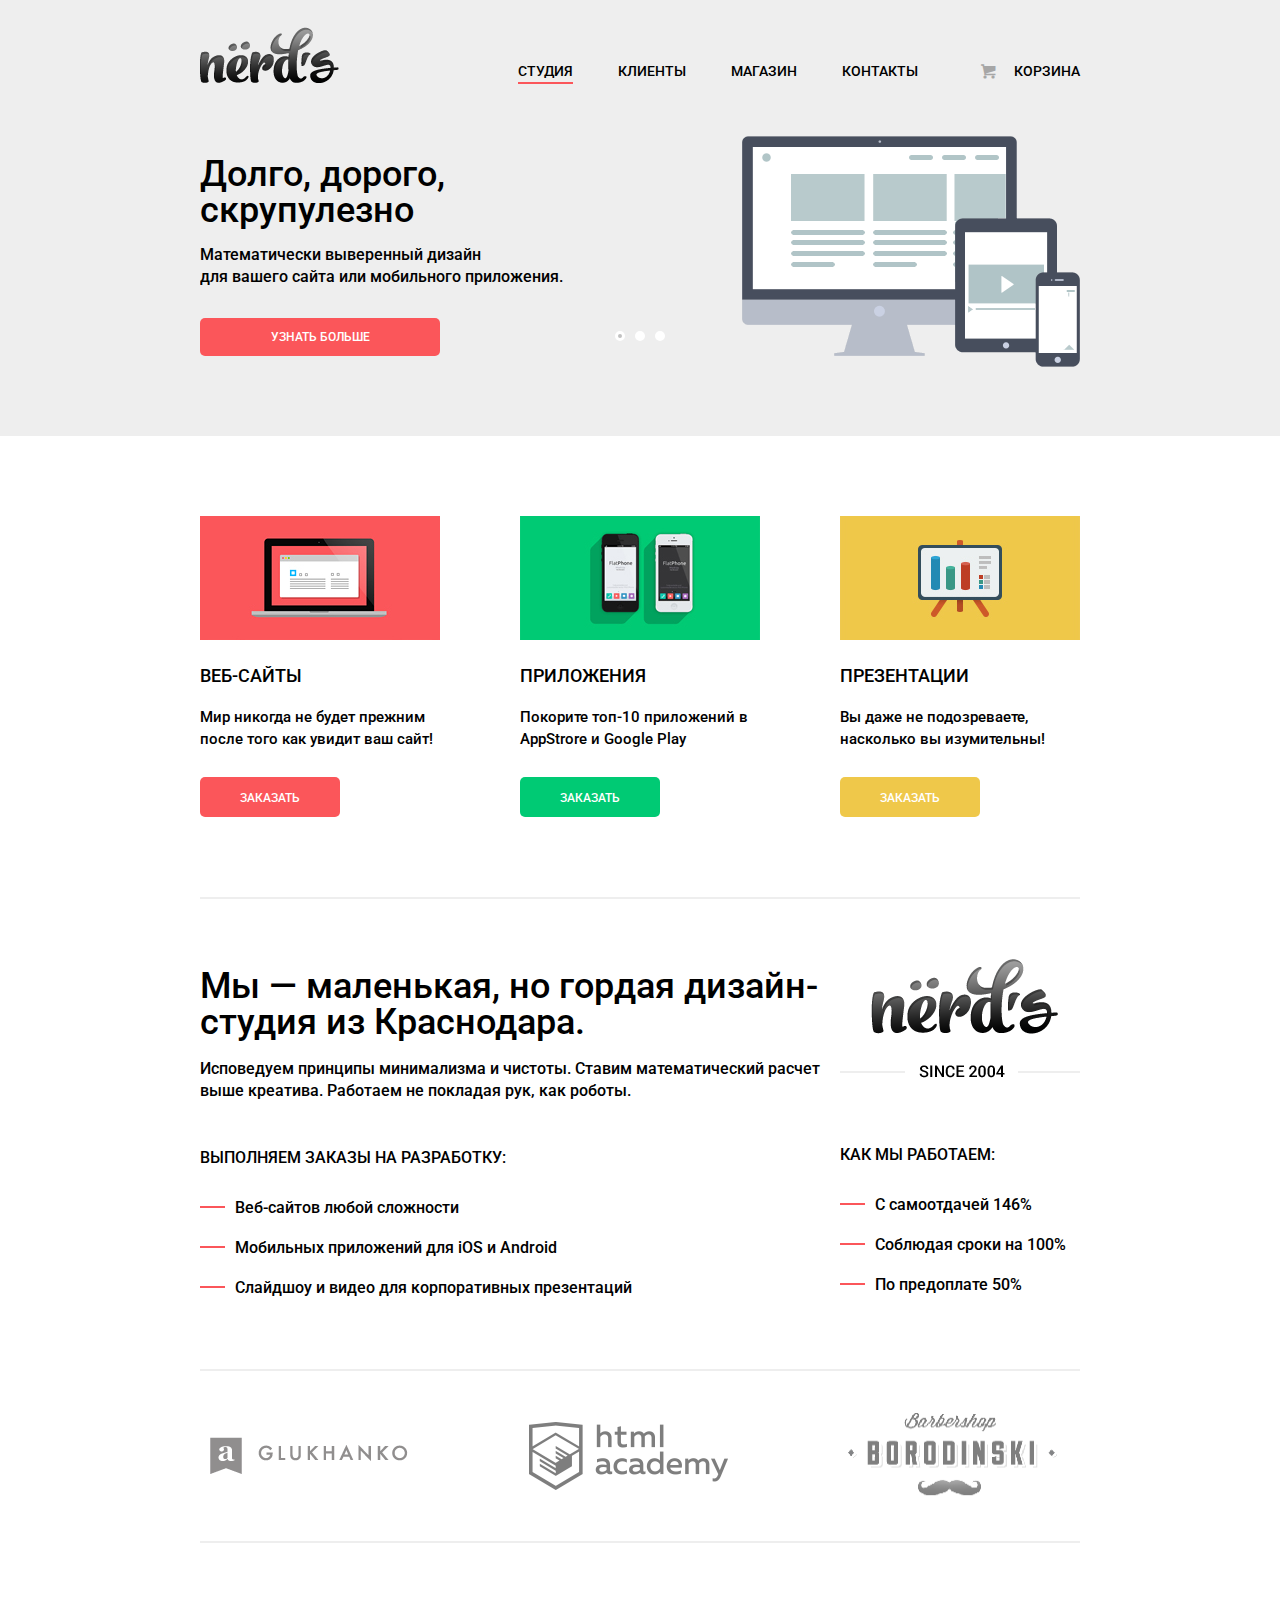
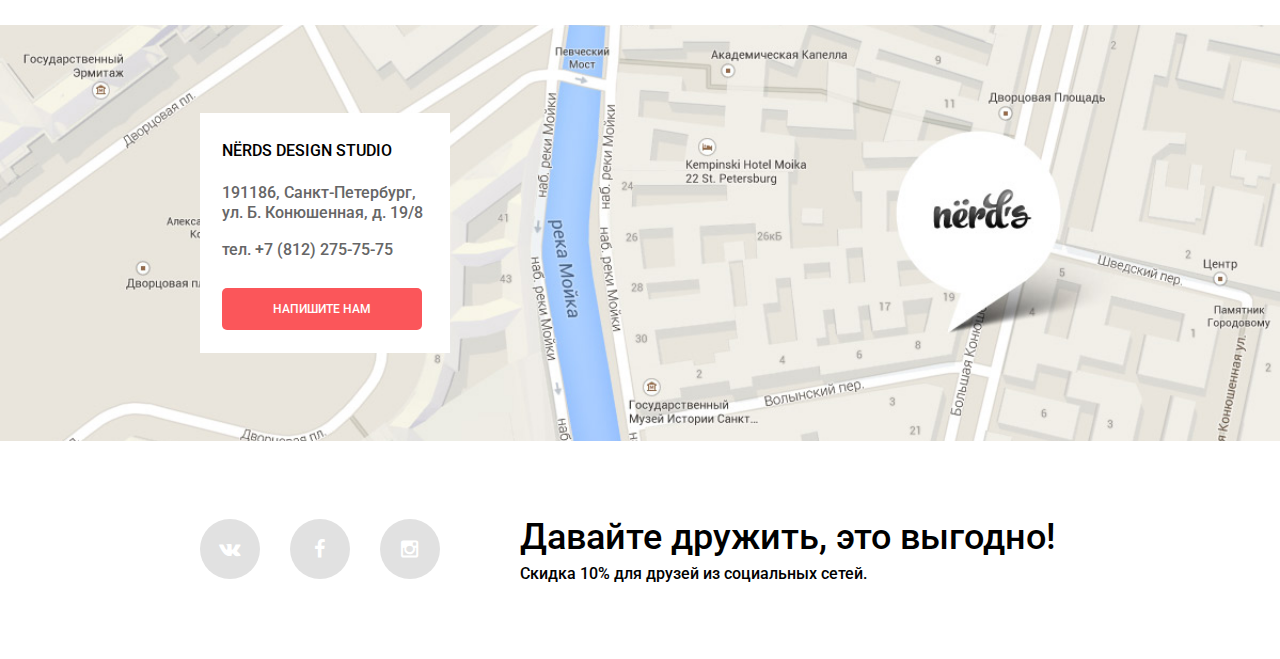
<file: index.html>
<!DOCTYPE html>
<html lang="ru">
  <head>
    <meta charset="utf-8">
    <meta http-equiv="X-UA-Compatible" content="IE=edge">
    <link href="https://fonts.googleapis.com/css?family=Roboto:400,500,300,700&subset=latin,cyrillic" rel="stylesheet" type="text/css">
    <link href="css/normalize.css" rel="stylesheet" type="text/css">    
    <link href="css/stylesheet-min.css" rel="stylesheet" type="text/css">
    <title>Дизайн-студия «Нёрдс» | Главная</title>
  </head>
  <body>
    <div class="page-header">
      <div class="container">
        <header class="main-header clearfix">
          <div class="main-logo">
            <a href="./index.html">
              <img src="img/logo-header.png" width="139" height="56" alt="Дизайн-студия «Нёрдс»">
            </a>
          </div>
          <ul class="main-navigation">
            <li>
              <a class="current" href="#">Студия</a>
            </li>
            <li>
              <a href="#">Клиенты</a>
            </li>
            <li>
              <a href="./catalog.html">Магазин</a>
            </li>
            <li>
              <a href="#">Контакты</a>
            </li>
          </ul>
          <div class="buy">
            <a class="cart" href="#"><span class="icon-basket"></span>Корзина</a>
          </div>
        </header>
        <div class="slider">
          <input type="radio" id="btn-1" name="toggle" checked>
          <input type="radio" id="btn-2" name="toggle">
          <input type="radio" id="btn-3" name="toggle">
          <div class="slider-controls">
            <label for="btn-1"></label>
            <label for="btn-2"></label>
            <label for="btn-3"></label>
          </div>
          <div class="slides">
            <div class="slide">
              <div class="slide-text">
                <div class="slide-title">Долго, дорого,<br>скрупулезно</div>
                <p>Математически выверенный дизайн<br>для вашего сайта или мобильного приложения.</p>
                <a class="slider-btn" href="#">Узнать больше</a>
              </div>
            </div>
            <div class="slide">
              <div class="slide-text">
                <div class="slide-title">Любите ли вы математику,<br> как любим ее мы?</div>
                <p>Нашим дизайнерам мы удаляем нейроны, ответственные<br>за креатив, чтобы дать им возможность все просчитать.</p>
                <a class="slider-btn" href="#">Узнать больше</a>
              </div>
            </div>
            <div class="slide">
              <div class="slide-text">
                <div class="slide-title">Только наркотики,<br> только хардкор!</div>
                <p>Все дизайнерские решения в нашей компании принимаются только под воздействием качественных галлюциногенов.</p>
                <a class="slider-btn" href="#">Узнать больше</a>
              </div>
            </div>
          </div>
        </div> <!-- class="slider" -->
      </div> <!-- class="container" -->
    </div> <!-- class="page-header" -->
    <main class="container">
      <div class="features clearfix">
        <div class="features-item">
          <div class="features-picture">
            <img src="img/cont-nout.jpg" width="240" height="124"  alt="Веб-сайты">
          </div>
          <h2 class="features-name">Веб-сайты</h2>
          <p>Мир никогда не будет прежним после того как увидит ваш сайт!</p>
          <a class="btn btn-red" href="#">Заказать</a>
        </div>
        <div class="features-item">
          <div class="features-picture">
            <img src="img/cont-phones.jpg" width="240" height="124"  alt="Приложения">
          </div>
          <h2 class="features-name">Приложения</h2>
          <p>Покорите топ-10 приложений в AppStrore и Google Play</p>
          <a class="btn btn-green" href="#">Заказать</a>
        </div>
        <div class="features-item">
          <div class="features-picture">
            <img src="img/cont-board.jpg" width="240" height="124"  alt="Презентации">
          </div>
          <h2 class="features-name">Презентации</h2>
          <p>Вы даже не подозреваете,  насколько вы изумительны!</p>
          <a class="btn btn-yellow" href="#">Заказать</a>
        </div>
      </div> <!-- class="features clearfix" -->
      <div class="index-content clearfix">
        <div class="index-content-left">
          <h1 class="studio-title">Мы — маленькая, но гордая дизайн-студия из Краснодара.</h1>
          <p>Исповедуем принципы минимализма и чистоты. Ставим математический расчет выше креатива. Работаем не покладая рук, как роботы.</p>
          <div class="studio-offer">Выполняем заказы на разработку:</div>
          <ul  class="studio-offer-list">
            <li>
              Веб-сайтов любой сложности
            </li>
            <li>
              Мобильных приложений для iOS и Android
            </li>
            <li>
              Слайдшоу и видео для корпоративных презентаций
            </li>
          </ul>
        </div>
        <div class="index-content-right">
          <div class="index-logo-big">
              <img src="img/logo-cont.png" width="240" height="119" alt="Дизайн-студия «Нёрдс»">
          </div>
          <div class="studio-offer">Как мы работаем:</div>
          <ul  class="studio-offer-list">
            <li>
              С самоотдачей 146%
            </li>
            <li>
              Соблюдая сроки на 100%
            </li>
            <li>
              По предоплате 50%
            </li>
          </ul>
        </div>
      </div>
      <div class="partner clearfix">
        <a class="partner-member" href="#">
          <img src="img/glukhanko.png" width="198" height="37" alt="Glukhanko">
        </a>
        <a class="partner-member" href="#">
          <img src="img/htmlacademy.png" width="199" height="68" alt="HTMLacademy">
        </a>
        <a class="partner-member" href="#">
          <img src="img/borodinski.png" width="209" height="86" alt="Barbershop Borodinski">
        </a>
      </div>
    </main> 
    <div class="main-contact">
      <div class="main-contact-address">
        <div class="main-contact-address-title">
          nёrds design studio
        </div>
        <p>
          191186, Санкт-Петербург,<br> ул. Б. Конюшенная, д. 19/8
        </p>
        <p>
          тел. +7 (812) 275-75-75
        </p>
        <a href="contacts.html" class="btn-mail">
          Напишите нам
        </a>
      </div>
      <div class="map">
        <iframe src="https://www.google.com/maps/embed?pb=!1m18!1m12!1m3!1d1998.5989424123773!2d30.32089461579199!3d59.93879686904827!2m3!1f0!2f0!3f0!3m2!1i1024!2i768!4f13.1!3m3!1m2!1s0x4696310fca5ba729%3A0xea9c53d4493c879f!2sBolshaya+Konyushennaya+ul.%2C+19%2C+Sankt-Peterburg%2C+191186!5e0!3m2!1sen!2sru!4v1456157484477" style="border:0" allowfullscreen></iframe>
      </div>
    </div>
    <footer class="main-footer">
      <div class="container clearfix">
        <div class="footer-social clearfix">
          <a class="social-btn social-btn-vk" href="#">Вконтакте</a>
          <a class="social-btn social-btn-fb" href="#">Фейсбук</a>
          <a class="social-btn social-btn-inst" href="#">Инстаграм</a>
        </div>
        <div class="footer-offer">
          <div class="footer-offer-title">
            Давайте дружить, это выгодно!
          </div>
          <p>
            Скидка 10% для друзей из социальных сетей.
          </p>
        </div>
      </div>
    </footer>
    <div class="modal-content">
      <form action="http://echo.htmlacademy.ru" method="post">
        <div class="left-column-form">
          <label for="modal-name">Ваше имя:</label><br>
          <input type="text" name="login" id="modal-name" placeholder="Представьтесь, пожалуйста">
        </div>
        <div class="right-column-form">
          <label for="modal-email">Ваш e-mail:</label><br>
          <input type="email" name="email" id="modal-email" class="no-margin" placeholder="Для отправки ответа">
        </div>
        <div class="footer-form">
          <label for="modal-content">Текст письма:</label><br>
          <textarea name="message" id="modal-content" placeholder="В свободной форме"></textarea>
        </div>
        <button type="submit" class="btn-form">Отправить</button>
        <button type="button" class="btn-form-close modal-content-close"></button>
      </form>
    </div>
    <script src="js/script-min.js"></script>    
  </body>
</html>
</file>
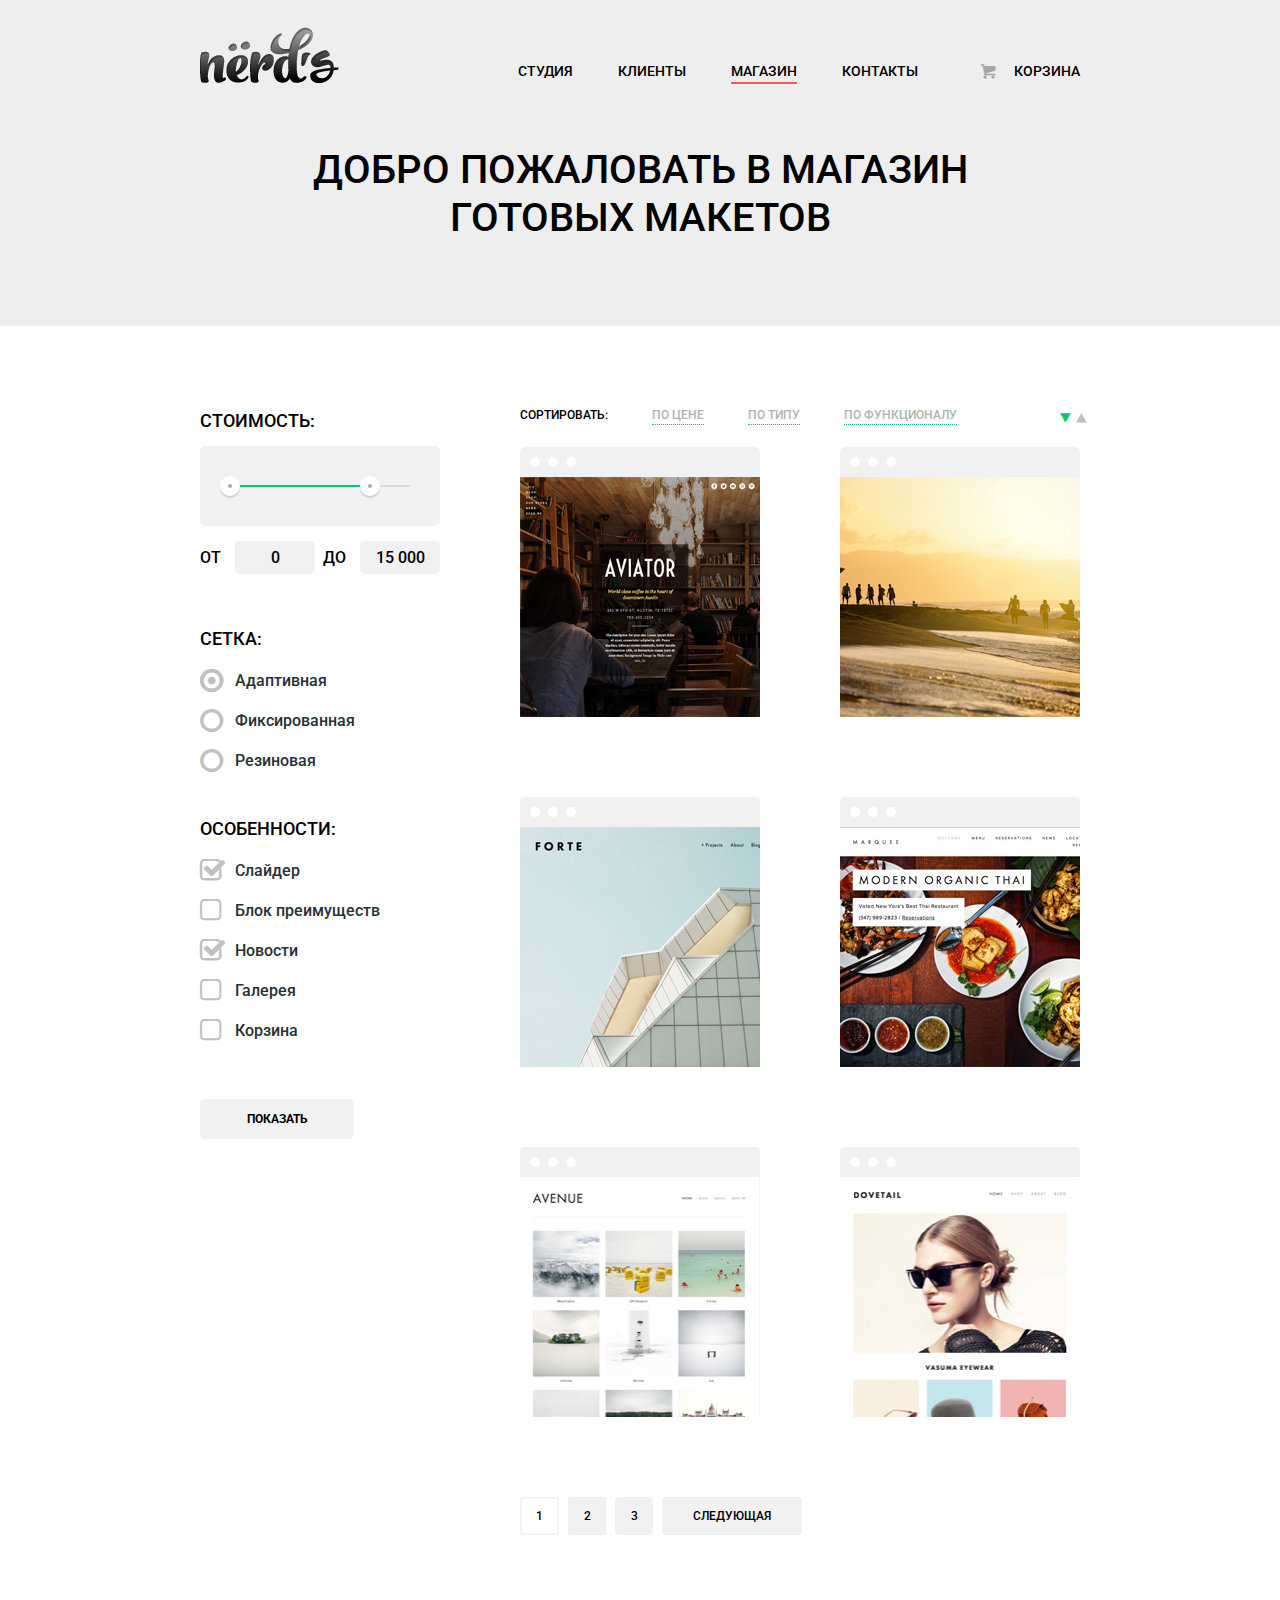
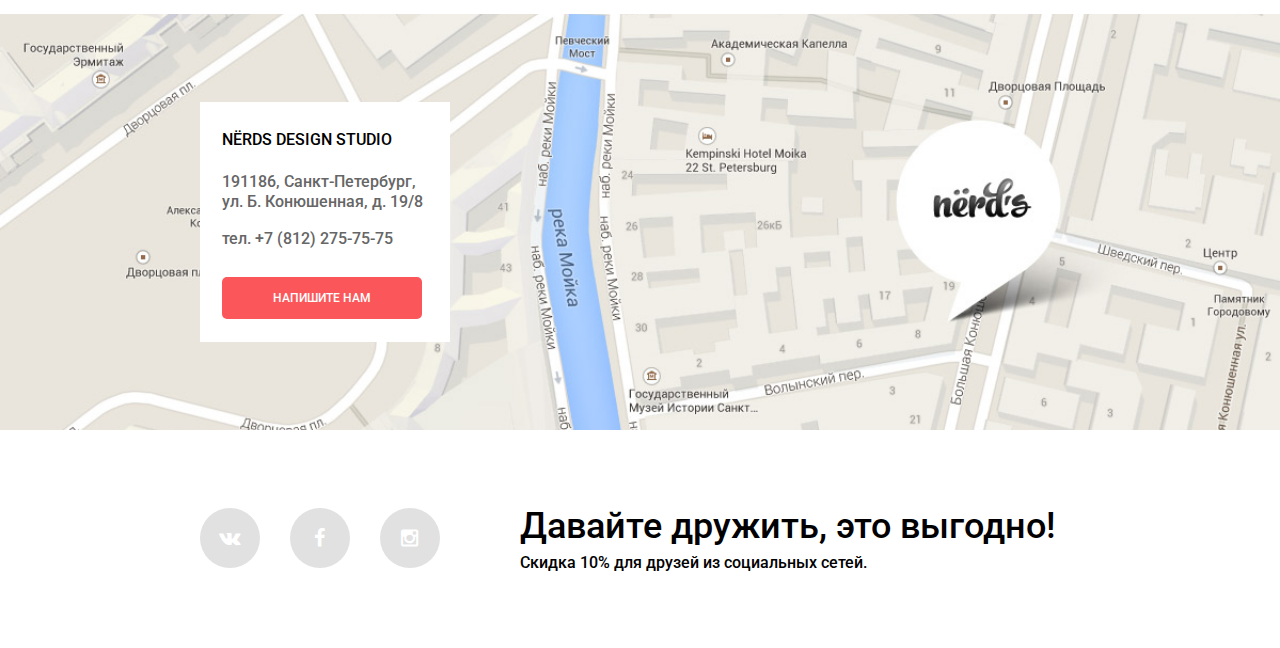
<file: catalog.html>
<!DOCTYPE html>
<html lang="ru">
  <head>
    <meta charset="utf-8">
    <meta http-equiv="X-UA-Compatible" content="IE=edge">
    <link href="https://fonts.googleapis.com/css?family=Roboto:400,500,300,700&subset=latin,cyrillic" rel="stylesheet" type="text/css">
    <link href="css/normalize.css" rel="stylesheet" type="text/css">
    <link href="css/stylesheet-min.css" rel="stylesheet" type="text/css">
    <title> Дизайн-студия «Нёрдс» | Каталог </title>
  </head>
  <body>
    <div class="page-header">
      <div class="container">
        <header class="main-header clearfix">
          <div class="main-logo">
            <a href="./index.html">
              <img src="img/logo-header.png" width="139" height="56" alt="Дизайн-студия «Нёрдс»">
            </a>
          </div>
          <ul class="main-navigation">
            <li>
              <a href="./index.html">Студия</a>
            </li>
            <li>
              <a href="#">Клиенты</a>
            </li>
            <li>
              <a class="current" href="#">Магазин</a>
            </li>
            <li>
              <a href="#">Контакты</a>
            </li>
          </ul>
          <div class="buy">
            <a class="cart" href="#"><span class="icon-basket"></span>Корзина</a>
          </div>
        </header>
      </div> <!-- class="container" -->
      <div class="catalog-title">
        <div>Добро пожаловать в магазин готовых макетов</div>
      </div>
    </div> <!-- class="catalog-header" -->
    <main>
      <div class="container">
        <div class="catalog-content  clearfix">
          <div class="catalog-content-left">
            <div class="range-filter">
              <h2 class="catalog-content-title"> Стоимость: </h2>
              <div class="range-controls">
                <div class="scale">
                  <div class="bar"></div>
                </div>
                <div class="toggle min-toggle"></div>
                <div class="toggle max-toggle"></div>
              </div>
              <div class="price-controls">
                <label>ОТ <input class="min-price" type="text" value="0"></label>
                <div>
                  <label>ДО <input class="max-price" type="text" value="15 000"></label>
                </div>
              </div>
            </div>
            <form class="catalog-filter" action="http://nerds.ru" method="post">
              <h2 class="catalog-radio-title"> Сеткa: </h2>
              <input type="radio" id="grid-1" name="grig" value="adaptive" checked>
              <label for="grid-1"> Адаптивная </label>              
              <input type="radio" id="grid-2" name="grig" value="fixed">
              <label for="grid-2"> Фиксированная </label>              
              <input type="radio" id="grid-3" name="grig" value="fluid">
              <label for="grid-3"> Резиновая</label>              
              <h2 class="catalog-checkbox-title"> Особенности: </h2>
              <input type="checkbox" id="feature-1" name="slider" checked>
              <label for="feature-1"> Слайдер </label>              
              <input type="checkbox" id="feature-2" name="block_advantages">
              <label for="feature-2"> Блок преимуществ </label>              
              <input type="checkbox" id="feature-3" name="news" checked>
              <label for="feature-3"> Новости </label>              
              <input type="checkbox" id="feature-4" name="gallery">
              <label for="feature-4"> Галерея </label>              
              <input type="checkbox" id="feature-5" name="basket">
              <label for="feature-5"> Корзина </label>              
              <input class="btn filter-btn" type="submit" value="Показать">
            </form>
          </div>
          <div class="catalog-content-right">
            <div class="sorting">
              <span class="sorting-title">сортировать:</span>
              <a class="sorting-option" href="#">по цене</a>
              <a class="sorting-option" href="#">по типу</a>
              <a class="sorting-option" href="#">по функционалу</a>
              <a class="icon-down-dir" href="#"></a>
              <a class="icon-up-dir" href="#"></a>
            </div>
            <div class="catalog-content-item clearfix">
              <div class="item">
                <div class="item-img">
                  <img src="img/cat-aviator.jpg" width="240" height="240" alt="AVIATOR">
                </div> 
                <div class="item-content">
                  <a class="item-title" href="#">AVIATOR</a>
                  <p class="item-description">Одностраничный макет с авторским дизайном</p>
                  <button class="btn btn-item" type="button">8000 Р.</button>
                </div>
              </div>          
              <div class="item">
                <div class="item-img">
                  <img src="img/cat-sunset.jpg" width="240" height="240" alt="Sunset">
                </div>
                <div class="item-content">
                  <a class="item-title" href="#">SUNSET</a>
                  <p class="item-description">Интернет-магазин <br> с галереей товаров</p>
                  <button class="btn btn-item" type="button">10000 Р.</button>
                </div>
              </div>
              <div class="item">
                <div class="item-img">
                  <img src="img/cat-forte.jpg" width="240" height="240" alt="FORTE">
                </div>
                <div class="item-content">
                  <div class="item-img">
                    <a class="item-title" href="#">FORTE</a>
                  </div>
                  <p class="item-description">Интернет-магазин <br> с галереей товаров</p>
                  <button class="btn btn-item" type="button">10000 Р.</button>
                </div>
              </div>          
              <div class="item">
                <div class="item-img">
                  <img src="img/cat-modern.jpg" width="240" height="240" alt="Modern Organic THAI">
                </div>
                <div class="item-content">
                  <div class="item-img">
                    <a class="item-title" href="#">Modern Organic THAI</a>
                  </div>
                  <p class="item-description">Интернет-магазин <br> с галереей товаров</p>
                  <button class="btn btn-item" type="button">10000 Р.</button>
                </div>
              </div>          
              <div class="item">
                <div class="item-img">
                  <img src="img/cat-avenue.jpg" width="240" height="240" alt="AVENUE">
                </div>
                <div class="item-content">
                  <a class="item-title" href="#">AVENUE</a>
                  <p class="item-description">Интернет-магазин <br> с галереей товаров</p>
                  <button class="btn btn-item" type="button">10000 Р.</button>
                </div>
              </div>
              <div class="item">
                <div class="item-img">
                  <img src="img/cat-dovetail.jpg" width="240" height="240" alt="DOVETAIL">
                </div>
                <div class="item-content">
                  <a class="item-title" href="#">DOVETAIL</a>
                  <p class="item-description">Интернет-магазин <br> с галереей товаров</p>
                  <button class="btn btn-item" type="button">10000 Р.</button>
                </div>
              </div>
            </div> <!-- class="catalog-content-item clearfix" -->
            <div class="paginator">
              <a class="current-page" href="#">1</a>
              <a href="#">2</a>
              <a href="#">3</a>
              <a class="next-page" href="#">СЛЕДУЮЩАЯ</a>
            </div>
          </div> <!-- class="catalog-content-right" -->
        </div> <!-- class="catalog-content  clearfix" -->
      </div> <!-- class="container" -->
    <div class="main-contact">
      <div class="main-contact-address">
        <div class="main-contact-address-title">
          nёrds design studio
        </div>
        <p>
          191186, Санкт-Петербург,<br> ул. Б. Конюшенная, д. 19/8
        </p>
        <p>
          тел. +7 (812) 275-75-75
        </p>
        <a href="contacts.html" class="btn-mail">
          Напишите нам
        </a>
      </div>
      <div class="map">
        <iframe src="https://www.google.com/maps/embed?pb=!1m18!1m12!1m3!1d1998.5989424123773!2d30.32089461579199!3d59.93879686904827!2m3!1f0!2f0!3f0!3m2!1i1024!2i768!4f13.1!3m3!1m2!1s0x4696310fca5ba729%3A0xea9c53d4493c879f!2sBolshaya+Konyushennaya+ul.%2C+19%2C+Sankt-Peterburg%2C+191186!5e0!3m2!1sen!2sru!4v1456157484477" style="border:0" allowfullscreen></iframe>
      </div>
    </div>
    </main>
    <footer class="main-footer">
      <div class="container clearfix">
        <div class="footer-social clearfix">
          <a class="social-btn social-btn-vk" href="#">Вконтакте</a>
          <a class="social-btn social-btn-fb" href="#">Фейсбук</a>
          <a class="social-btn social-btn-inst" href="#">Инстаграм</a>
        </div>
        <div class="footer-offer">
          <div class="footer-offer-title">
            Давайте дружить, это выгодно!
          </div>
          <p> Скидка 10% для друзей из социальных сетей. </p>
        </div>
      </div>
    </footer>
    <div class="modal-content">
      <form action="http://echo.htmlacademy.ru" method="post">
        <div class="left-column-form">
          <label for="log-input">Ваше имя:</label><br>
          <input type="text" name="login" id="log-input" placeholder="Представьтесь, пожалуйста">
        </div>
        <div class="right-column-form">
          <label for="em-input">Ваш e-mail:</label><br>
          <input type="text" name="email" id="em-input" class="no-margin" placeholder="Для отправки ответа">
        </div>
        <div class="footer-form">
          <label for="content-form">Текст письма:</label><br>
          <textarea id="content-form" placeholder="В свободной форме"></textarea>
        </div>
        <button type="submit" class="btn-form">Отправить</button>
        <button type="button" class="btn-form-close modal-content-close"></button>
      </form>
    </div>
    <script src="js/script-min.js"></script>        
  </body>
</html>
</file>
<file: css/stylesheet-min.css>
@font-face{font-family:'symbols-nerds';font-style:normal;font-weight:400;src:url('../fonts/symbols-nerds.woff') format('woff'),url('../fonts/symbols-nerds.woff2') format('woff2')}[class*=' icon-']::before,[class^=icon-]::before{display:inline-block;font-family:'symbols-nerds';font-style:normal;font-variant:normal;font-weight:400;line-height:1em;margin-left:.2em;margin-right:.2em;speak:none;text-align:center;text-decoration:inherit;text-transform:none;width:1em;vertical-align:baseline}.icon-basket::before{content:'\62'}.icon-facebook::before{content:'\66'}.icon-twitter::before{content:'\74'}.icon-vk::before{content:'\76'}.icon-up-dir::before{content:'\25b2'}.icon-down-dir::before{content:'\25bc'}.icon-circle::before{content:'\25cb'}.icon-circle-dot::before{content:'\25cf'}.icon-check-off::before{content:'\2610'}.icon-check-on::before{content:'\2611'}.icon-instagramm::before{content:'\1f4f7'}body,h1,h2{color:#000;font-family:'Roboto','Arial',sans-serif;font-style:normal;font-weight:500}body{background-color:#fff;margin:0;min-width:900px;padding:0;font-size:16px;line-height:22px}h1,h2{font-size:36px;line-height:36px}h2{font-size:18px;line-height:30px;text-transform:uppercase}.clearfix::after{clear:both;content:'';display:table}.container{margin:0 auto;padding:0 10px;width:880px}.page-header{background-color:#eee;color:#000;margin:0 0 80px;padding:0}.main-header{margin-bottom:40px}.main-logo{float:left;padding-top:27px;width:140px}.main-logo img,.main-navigation li{vertical-align:top}.main-navigation{float:left;font-size:0;list-style:none;margin:0;padding:0;text-align:right;width:578px}.main-navigation li{display:inline-block;font-family:'Roboto','Arial',sans-serif;font-size:14px;font-weight:500;line-height:30px;padding:56px 0 0 45px;text-transform:uppercase}.current{display:block;position:relative;pointer-events:none}.current::before{background-color:#fb565a;bottom:2px;content:'';height:2px;position:absolute;width:100%}.main-navigation a{color:#000;display:block;text-decoration:none}.cart:hover,.main-navigation a:hover{color:#f87f81}.main-navigation a:active{color:#afafaf}.buy{float:right;width:150px}.cart,.cart span{vertical-align:top}.cart{display:inline-block;float:right;font-weight:500;line-height:30px;padding:56px 0 0;text-decoration:none;color:#000;font-size:14px;text-transform:uppercase}.cart:active{color:#afafaf}.cart span{color:#a6a6a6;font-family:'symbols-nerds';font-size:16px;padding-right:15px;text-transform:lowercase}.buy:hover span{color:#fb565a}.buy:active span{color:#cbcbcb}.btn{border:none;border-radius:5px;color:#fff;display:inline-block;font-family:'Roboto','Arial',sans-serif;font-size:12px;height:40px;margin-top:25px;outline:none;text-align:center;text-transform:uppercase;vertical-align:middle}.slider input[type=radio]{opacity:0;position:absolute}.slider{clear:both;display:block;min-height:310px;padding:0;position:relative;width:880px}.slider-controls{bottom:95px;height:10px;left:50%;margin-left:-100px;position:absolute;text-align:center;width:200px;z-index:100}.slider-controls label{background:#fff;border:3px solid #fff;border-radius:50%;cursor:pointer;display:inline-block;height:4px;margin:0 3px;vertical-align:top;width:4px}#btn-1:checked~.slider-controls label[for=btn-1],#btn-2:checked~.slider-controls label[for=btn-2],#btn-3:checked~.slider-controls label[for=btn-3]{background-color:#c1c1c1}.slider-controls .active{background-color:#c1c1c1}.slide{height:100%;left:0;overflow:hidden;position:absolute;top:0;width:100%}.slide-text{font-size:16px;line-height:22px;padding:30px 0;width:470px}.slide-title{color:#000;font-size:36px;font-weight:500;line-height:36px;min-width:470px}.slider-btn{background:#fb565a;border-radius:5px;color:#fff;display:block;font-size:12px;font-weight:500;line-height:18px;margin-top:30px;padding:10px 0;text-align:center;text-decoration:none;text-transform:uppercase;width:240px}.slide a.slider-btn:active{background-color:#b63538;box-shadow:inset 0 3px 0 rgba(0,0,0,.3);color:#fff;opacity:1}.slide .slider-btn:hover{background-color:#d6494d;color:#fff}.slide:nth-child(1){background-color:#eee;background-image:url('../img/slider-bg-1.png');background-position:100% 10px;background-repeat:no-repeat}.slide:nth-child(2),.slide:nth-child(3){background-color:#eee;background-repeat:no-repeat}.slide:nth-child(2){background-image:url('../img/slider-bg-2.png');background-position:100% 10px}.slide:nth-child(3){background-image:url('../img/slider-bg-3.png');background-position:100% 0}.slide{display:none}#btn-1:checked~.slides .slide:nth-child(1),#btn-2:checked~.slides .slide:nth-child(2),#btn-3:checked~.slides .slide:nth-child(3){display:block}.features-item{float:left;margin-bottom:80px;margin-right:80px;min-height:300px;width:240px}.features-item:nth-child(3){margin-right:0}.features p{font-size:15px;line-height:22px;margin-bottom:27px}.features-item .btn{box-sizing:border-box;display:block;margin:0;padding-top:10px;text-decoration:none;width:140px}.btn-red{background:#fb565a}.btn-red:hover{background-color:#d6494d}.btn-red:active{background-color:#b63538;box-shadow:inset 0 3px 0 rgba(0,0,0,.3)}.btn-green{background:#00ca74}.btn-green:hover{background-color:#01a25e}.btn-green:active{background-color:#009053;box-shadow:inset 0 3px 0 rgba(0,0,0,.3)}.btn-yellow{background:#efc84a}.btn-yellow:hover{background-color:#d6ae2c}.btn-yellow:active{background-color:#c09b24;box-shadow:inset 0 3px 0 rgba(0,0,0,.3)}.index-content{border-top:2px solid #eee;margin-bottom:60px}.index-content-left{float:left;margin-right:20px;margin-top:45px;width:620px}.studio-title{margin-bottom:18px}.index-content-left p{margin-bottom:45px}.studio-offer-list{list-style:none;margin:0;padding:0}.studio-offer-list li{padding:8px 0 10px 35px;position:relative}.studio-offer-list li:before{background-color:#fb565a;content:'';height:2px;left:0;position:absolute;top:17px;width:25px}.index-content-right{float:left;margin-top:60px;width:240px}.index-content-left .studio-offer{margin-bottom:20px;margin-top:30px}.index-content-right .studio-offer{margin-bottom:20px;margin-top:60px}.studio-offer{text-transform:uppercase}.partner{border-bottom:2px solid #eee;border-top:2px solid #eee;margin-bottom:82px;min-height:170px;position:relative}.partner-member{display:inline-block;line-height:168px;margin-right:85px;opacity:.5;padding-left:10px;vertical-align:top;width:220px}.partner-member:active,.partner-member:hover{opacity:1}.partner-member img{vertical-align:middle}.partner-member:nth-child(3){margin-right:0}.catalog-title{background-color:#eee;min-height:180px}.catalog-title div{font-family:'Roboto','Arial',sans-serif;font-size:40px;font-style:normal;font-weight:500;line-height:48px;margin:60px auto;text-align:center;text-transform:uppercase;width:700px}.catalog-content{margin-bottom:78px;min-height:1130px}.catalog-content-title{margin:0 0 10px}.catalog-content-left{float:left;width:240px}.range-filter{margin-bottom:50px}.range-controls{background:#f1f1f1;border-radius:5px;height:80px;margin-bottom:15px;overflow:hidden;padding:0 30px;position:relative}.range-controls .scale{background:#d7dcde;height:2px;margin-top:39px}.range-controls .bar{background:#00ca74;height:2px;width:80%}.range-controls .toggle{background:#ababab;border:8px solid #fff;border-radius:50%;box-shadow:0 2px 1px 0 #cfcfcf;cursor:pointer;height:4px;left:20px;position:absolute;top:30px;width:4px}.range-controls .toggle:hover{background:#d7dcde}.range-controls .max-toggle{left:160px}.price-controls input{background:#f1f1f1;border:none;border-radius:5px;margin-left:10px;padding:7px 10px;text-align:center;width:60px}.price-controls{position:relative}.price-controls div{position:absolute;right:0;top:0}.catalog-radio-title{margin-bottom:7px}.catalog-checkbox-title{margin-bottom:7px;margin-top:33px}input[type=checkbox],input[type=radio]{display:none}input[type=checkbox]+label,input[type=radio]+label{color:#283136;cursor:pointer;display:block;line-height:1.25;padding:10px 0 10px 35px;position:relative}input[type=checkbox]+label:before,input[type=radio]+label:before{color:#c1c1c1;content:'\25cb';display:inline-block;font-family:symbols-nerds;font-size:1.7em;font-weight:500;left:0;position:absolute;text-align:center;top:3px;vertical-align:baseline}input[type=checkbox]+label:before{content:'\2610';font-weight:300}input[type=checkbox]:checked+label:after,input[type=radio]:checked+label:after{color:#c1c1c1;content:'\25cf';display:inline-block;font-family:symbols-nerds;font-size:1.7em;font-weight:500;left:0;position:absolute;text-align:center;top:3px;vertical-align:baseline}input[type=checkbox]:checked+label:after{content:'\2611'}input[type=checkbox]:checked:hover+label:after,input[type=checkbox]:hover+label:before,input[type=radio]:checked:hover+label:after,input[type=radio]:hover+label:before{color:#b5b5b5}.filter-btn,input[type=checkbox]+label:hover,input[type=radio]+label:hover{color:#000}.filter-btn{background-color:#f1f1f1;font-size:12px;font-weight:700;line-height:18px;margin-top:48px;width:154px}.catalog-content-right{float:right;margin-bottom:0;padding:0;width:560px}.sorting{margin-bottom:18px}.sorting a,.sorting span{display:inline-block;font-size:12px;line-height:18px;margin:0 40px 0 0;padding:0;text-transform:uppercase;vertical-align:top}.sorting a{text-decoration:none}.sorting-option{border-bottom:1px dotted #00ca74;color:#b2b2b2;cursor:pointer}.sorting-option:hover{border-bottom:1px solid #00ca74;color:#000}.sorting-option:active{border-bottom:none;color:#000}.sorting a:nth-child(4){margin-right:80px}.sorting a:nth-child(5),.sorting a:nth-child(6){font-size:23px;margin-left:8px;margin-right:0;vertical-align:top;width:4px}.icon-down-dir,.icon-up-dir{cursor:pointer;font-family:'symbols-nerds';font-style:normal;font-weight:500;vertical-align:bottom}.icon-up-dir{color:#c1c1c1}.icon-down-dir{color:#00ca74}.icon-down-dir:hover,.icon-up-dir:hover{color:#b5b5b5}.icon-down-dir:active,.icon-up-dir:active{color:#000}.catalog-content-item{margin-bottom:0;padding:0}.item{background-color:#f1f1f1;border-top-left-radius:5px;border-top-right-radius:5px;display:inline-block;float:left;height:240px;margin-bottom:80px;margin-right:80px;padding-top:30px;position:relative;width:240px;vertical-align:baseline}.item:hover{background:#797979}.item:nth-child(2n){margin-right:0}.item::after,.item::before{background:#fff;border-radius:50%;content:'';height:10px;left:10px;position:absolute;top:10px;width:10px}.item::after{left:28px}.item-img{position:relative}.item-img::before{background:#fff;border-radius:50%;content:'';height:10px;left:46px;position:absolute;top:-20px;width:10px}.item-content{background:#fff;display:none;height:200px;left:20px;position:absolute;top:50px;width:200px}.item-title{color:#000;display:block;font-size:18px;line-height:22px;margin:30px 0 15px;padding:0;text-align:center;text-decoration:none}.item-description{font-size:14px;line-height:18px;margin:0 0 26px;padding:0;text-align:center}.btn-item{background-color:#fb565a;font-size:18px;margin:0 30px;width:140px}.btn-item:hover{background-color:#d6494d}.btn-item:active{background-color:#b63538;box-shadow:inset 0 3px 0 rgba(0,0,0,.3)}.item:hover .item-content{display:block}.paginator a{background:#f1f1f1;border-radius:3px;color:#000;display:inline-block;font-size:12px;font-weight:500;line-height:18px;margin-right:5px;padding:10px 0;text-align:center;text-decoration:none;vertical-align:baseline;width:38px}.paginator .current-page{background:#fff;border:2px solid #f2f2f2;padding:8px 0;width:35px;pointer-events:none}.paginator .next-page{width:140px}.paginator a:hover{background:#e5e5e5}.paginator a:active{background:#d5d5d5;box-shadow:inset 0 3px 0 0 #b5b5b5}.main-contact{height:416px;margin-bottom:78px;overflow:hidden;position:relative}.main-contact-address{position:absolute;top:50%;transform:translateY(-50%);left:50%;width:228px;margin-left:-440px;min-height:240px;padding:0 0 0 22px;background-color:#fff}.main-contact-address-title{line-height:30px;margin:23px 0 0;padding:0;text-transform:uppercase}.main-contact-address p{margin:17px 0 0;padding:0;line-height:20px;color:#666}.btn-mail{display:block;box-sizing:border-box;width:200px;margin:28px 0 0;padding:10px 30px;color:#fff;font-size:12px;text-transform:uppercase;text-align:center;text-decoration:none;background:#fb565a;border-radius:5px;border:none;outline:none}.btn-mail:hover{background-color:#d6494d;color:#fff}.btn-mail:active{background-color:#b63538;box-shadow:inset 0 3px 0 rgba(0,0,0,.3);color:#fff}.map{background-color:#e9e5dc;background-image:url('../img/cont-map.jpg');background-position:50% 50%;background-repeat:no-repeat;background-size:cover;height:416px}.map iframe{height:416px;width:100%}.main-footer{background-color:#fff;color:#000;margin:0 auto;min-height:140px}.footer-social{float:left;min-height:60px;width:320px}.footer-social a{font-size:0;text-decoration:none}.footer-offer{float:left;min-height:70px;width:550px}.footer-offer-title{color:#000;font-family:'Roboto','Arial',sans-serif;font-size:36px;font-style:normal;font-weight:500;line-height:36px;margin:0}.footer-offer p{margin-top:8px}.social-btn{background:#e1e1e1;border-radius:50%;float:left;font-size:20px;font-weight:700;height:60px;line-height:50px;margin-right:30px;position:relative;text-align:center;text-decoration:none;width:60px;z-index:1}.social-btn:hover{background-color:#fb565a}.social-btn:active{background-color:#d6494d;box-shadow:inset 0 3px 0 0 #b63e42}.social-btn-fb::before,.social-btn-inst::before,.social-btn-vk::before{color:#fff;content:'\76';display:inline-block;font-family:symbols-nerds;font-size:20px;font-style:normal;font-variant:normal;font-weight:400;left:15px;line-height:20px;margin-left:4px;margin-right:4px;position:absolute;text-align:center;text-decoration:inherit;text-transform:none;top:20px;vertical-align:baseline;width:20px;z-index:100}.social-btn-fb::before,.social-btn-inst::before{content:'\66'}.social-btn-inst::before{content:'\1f4f7'}.modal-content{background-color:#fff;box-shadow:0 0 45px rgba(0,0,0,.4);box-sizing:border-box;color:#000;font-size:16px;font-weight:500;height:415px;left:50%;line-height:18px;margin-left:-315px;margin-top:-207px;padding:55px 90px 0 80px;position:fixed;top:50%;width:630px;z-index:100}.modal-content .left-column-form{float:left}.modal-content .right-column-form{float:right}.footer-form{clear:both}.modal-content input{border:2px solid #d7dcde;border-radius:3px;color:#000;font-family:'Roboto','Arial',sans-serif;font-size:12px;font-weight:500;margin-bottom:20px;margin-top:10px;outline:none;padding:8px;text-transform:uppercase;width:204px}.modal-content input:hover{border:2px solid #a2a9ac}.modal-content input:focus{border:2px solid #56bffb}.modal-content textarea{border:2px solid #d7dcde;border-radius:3px;color:#000;font-family:'Roboto','Arial',sans-serif;font-size:12px;font-weight:500;height:105px;line-height:18px;margin-top:10px;outline:none;padding-left:15px;padding-top:5px;resize:none;text-transform:uppercase;width:436px}.modal-content textarea:hover{border:2px solid #a2a9ac}.modal-content textarea:focus{border:2px solid #56bffb}.modal-content .no-margin{margin-right:0}.modal-content .btn-form{background:#fb565a;border:none;border-radius:5px;color:#fff;font-family:'Roboto','Arial',sans-serif;font-size:12px;font-weight:500;line-height:18px;margin-top:40px;outline:none;padding:10px;text-align:center;text-transform:uppercase;width:460px}.modal-content .btn-form:hover{background-color:#d6494d;color:#fff}.modal-content .btn-form:active{background-color:#b63538;box-shadow:inset 0 3px 0 rgba(0,0,0,.3);color:#fff;opacity:1}.btn-form-close{background-color:#fff;background-image:url('../img/mod-cross.png');background-position:0 0;background-repeat:no-repeat;border:none;height:41px;outline:none;position:absolute;right:7px;top:7px;width:41px}.modal-content{display:none}.modal-content-show{-webkit-animation:bounce 1s;animation:bounce 1s;display:block}@-webkit-keyframes bounce{0%{-webkit-transform:translateY(-1500px);transform:translateY(-1500px)}70%{-webkit-transform:translateY(50px);transform:translateY(50px)}to{-webkit-transform:translateY(0);transform:translateY(0)}}@keyframes bounce{0%{-webkit-transform:translateY(-1500px);transform:translateY(-1500px)}70%{-webkit-transform:translateY(50px);transform:translateY(50px)}to{-webkit-transform:translateY(0);transform:translateY(0)}}
</file>
